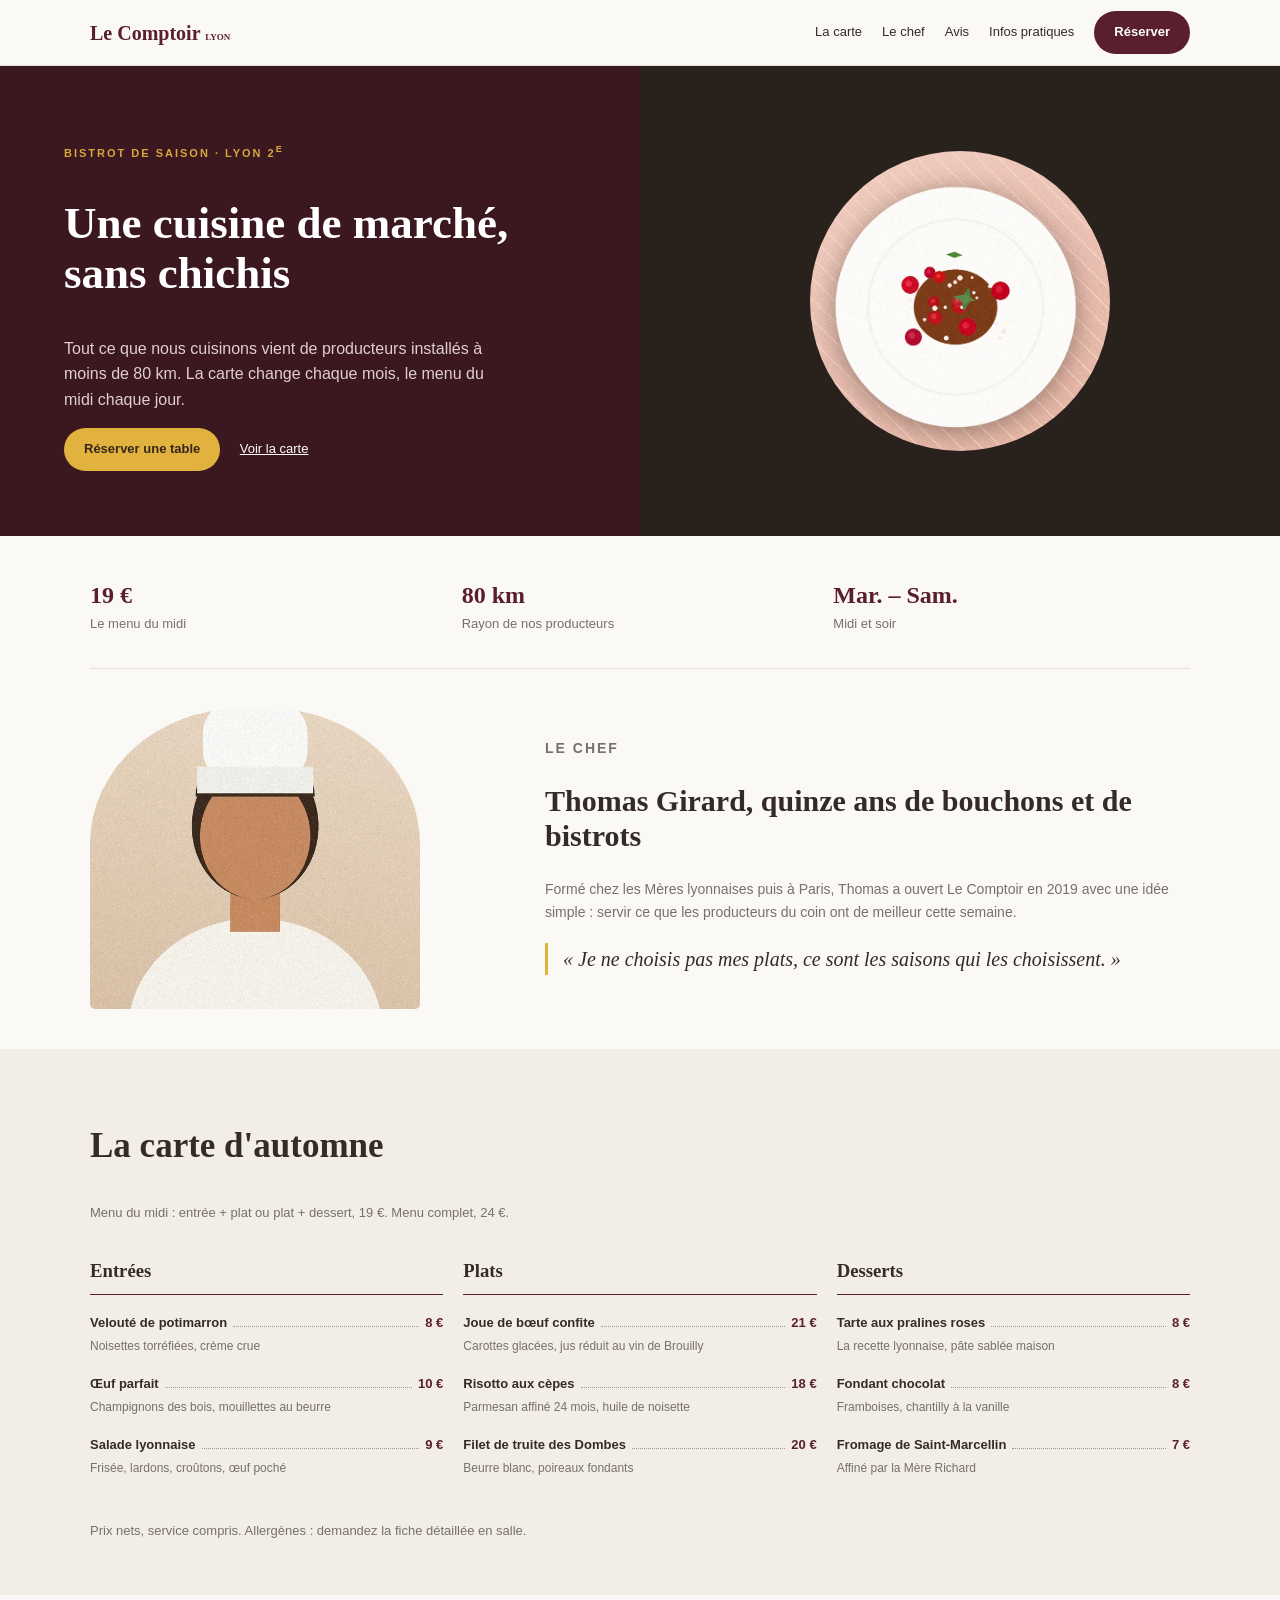
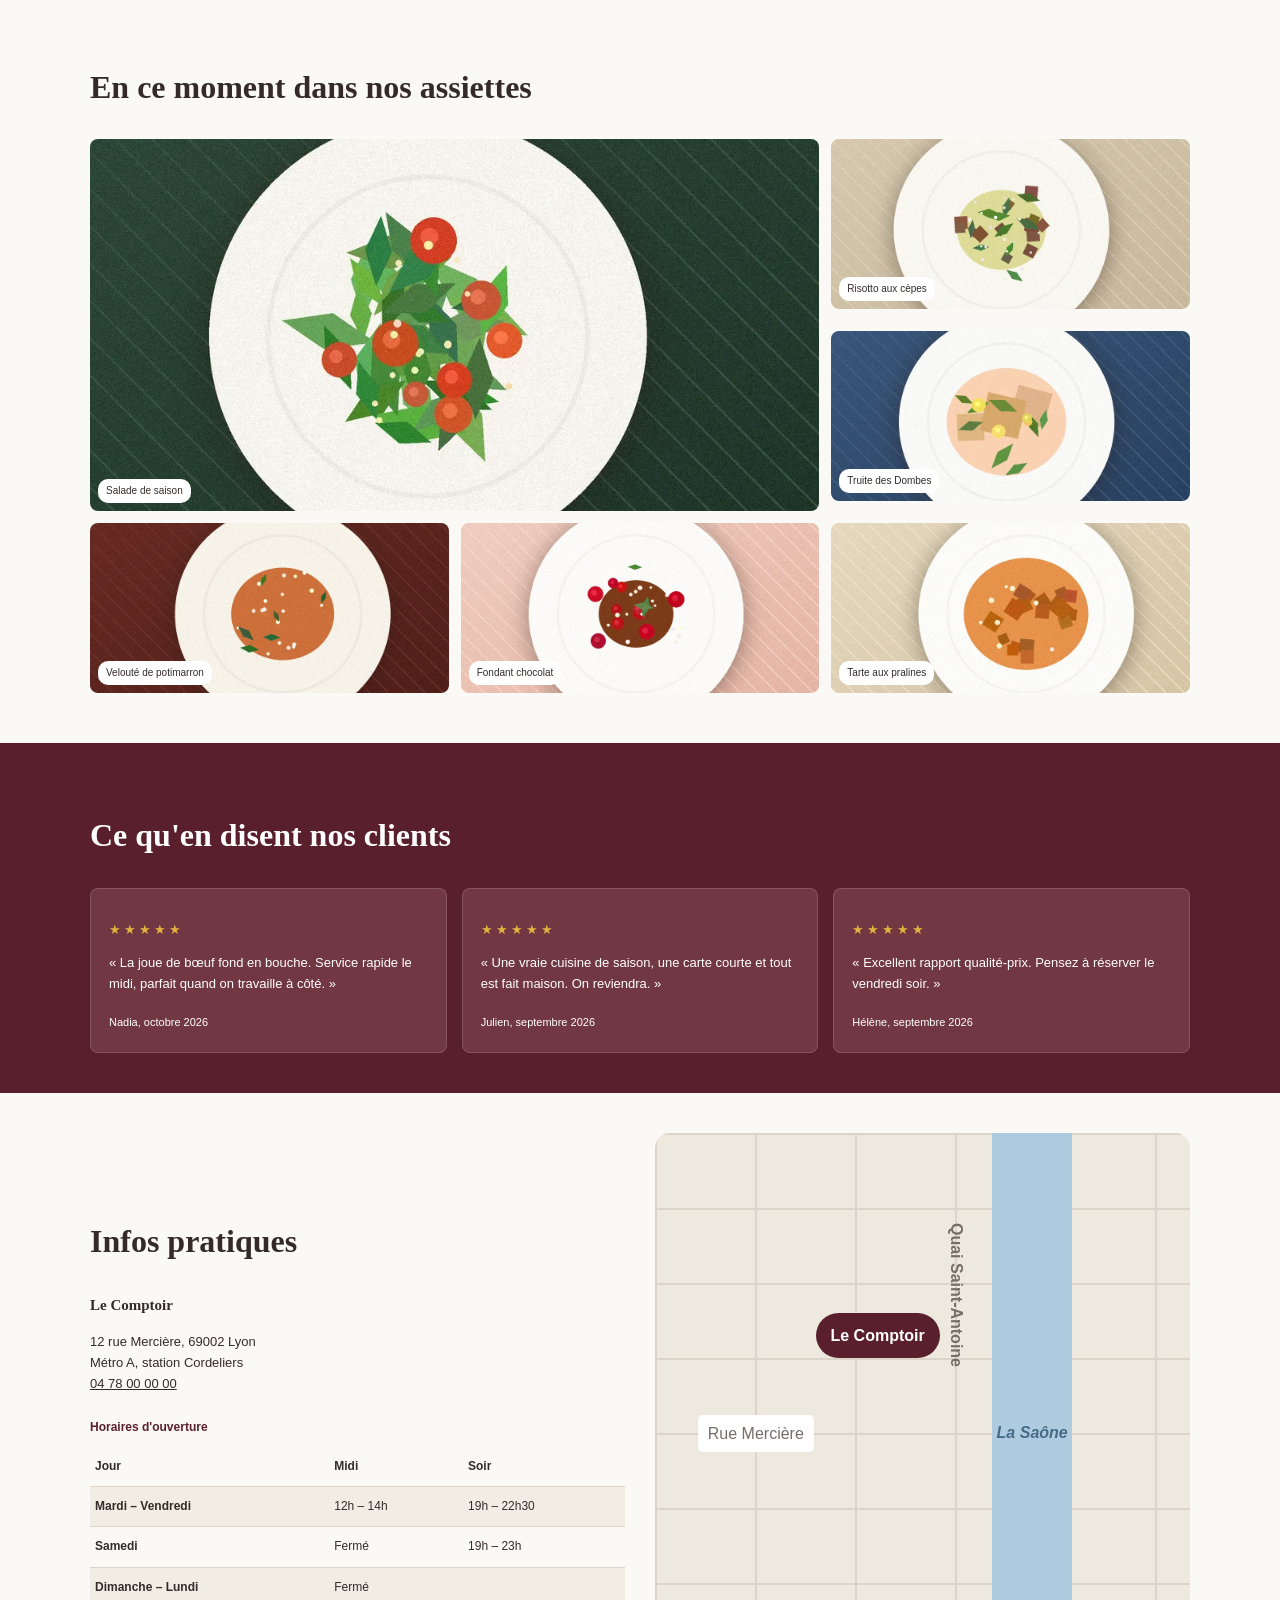
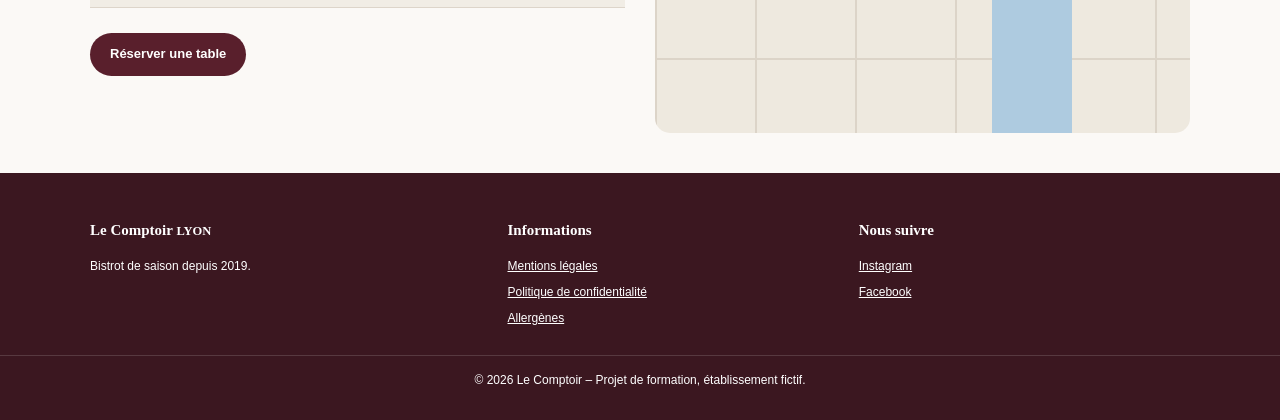
<file: index.html>
<!DOCTYPE html>
<html lang="fr">
<head>
    <meta charset="UTF-8">
    <meta name="viewport" content="width=device-width, initial-scale=1.0">

    <meta name="description" content="Le Comptoir, restaurant de cuisine de saison à Lyon.">

    <title>Le Comptoir - Restaurant à Lyon</title>

    <link rel="stylesheet" href="style.css">



</head>

<body>


<header class="header">

    <div class="header-contenu">

        <a href="index.html" class="logo">
            Le Comptoir <small>LYON</small>
        </a>

        
        <details class="menu-mobile">
            <summary>Menu ☰</summary>

            <nav>
                <a href="#carte">La carte</a>
                <a href="#chef">Le chef</a>
                <a href="#avis">Avis</a>
                <a href="#infos">Infos pratiques</a>
                <a href="reservation.html">Réserver</a>
            </nav>
        </details>

        
        <nav class="menu-desktop">
            <a href="#carte">La carte</a>
            <a href="#chef">Le chef</a>
            <a href="#avis">Avis</a>
            <a href="#infos">Infos pratiques</a>
            <a href="reservation.html" class="bouton">Réserver</a>
        </nav>

    </div>

</header>


<main>

    
    <section class="hero">

        <div class="hero-texte">

            <p class="surtitre">BISTROT DE SAISON · LYON 2<sup>E</sup></p>

            <h1>Une cuisine de marché, sans chichis</h1>

            <p>
                Tout ce que nous cuisinons vient de producteurs
                installés à moins de 80 km. La carte change chaque
                mois, le menu du midi chaque jour.
            </p>

            <a href="reservation.html" class="bouton bouton-jaune">
                Réserver une table
            </a>

            <a href="#carte" class="lien-carte">Voir la carte</a>

        </div>

        <div class="hero-image">
            <img src="img/plat-dessert.webp"
                 alt="Assiette de cuisine de saison">
        </div>

    </section>


    
    <section class="conteneur chiffres">

        <div>
            <h2>19 €</h2>
            <p>Le menu du midi</p>
        </div>

        <div>
            <h2>80 km</h2>
            <p>Rayon de nos producteurs</p>
        </div>

        <div>
            <h2>Mar. – Sam.</h2>
            <p>Midi et soir</p>
        </div>

    </section>


    
    <section class="conteneur chef" id="chef">

        <img src="img/chef.webp" alt="Portrait du chef Thomas Girard">

        <div>

            <p class="surtitre">LE CHEF</p>

            <h2>
                Thomas Girard, quinze ans de bouchons et de bistrots
            </h2>

            <p>
                Formé chez les Mères lyonnaises puis à Paris,
                Thomas a ouvert Le Comptoir en 2019 avec une idée
                simple : servir ce que les producteurs du coin
                ont de meilleur cette semaine.
            </p>

            <blockquote>
                « Je ne choisis pas mes plats, ce sont les saisons
                qui les choisissent. »
            </blockquote>

        </div>

    </section>


    
    <section class="section-carte" id="carte">

        <div class="conteneur">

            <h2>La carte d'automne</h2>

            <p>
                Menu du midi : entrée + plat ou plat + dessert, 19 €.
                Menu complet, 24 €.
            </p>

            <div class="colonnes-carte">

                
                <div>

                    <h3>Entrées</h3>

                    <div class="plat">
                        <div class="plat-ligne">
                            <span>Velouté de potimarron</span>
                            <span class="pointilles"></span>
                            <strong>8 €</strong>
                        </div>
                        <p>Noisettes torréfiées, crème crue</p>
                    </div>

                    <div class="plat">
                        <div class="plat-ligne">
                            <span>Œuf parfait</span>
                            <span class="pointilles"></span>
                            <strong>10 €</strong>
                        </div>
                        <p>Champignons des bois, mouillettes au beurre</p>
                    </div>

                    <div class="plat">
                        <div class="plat-ligne">
                            <span>Salade lyonnaise</span>
                            <span class="pointilles"></span>
                            <strong>9 €</strong>
                        </div>
                        <p>Frisée, lardons, croûtons, œuf poché</p>
                    </div>

                </div>


                
                <div>

                    <h3>Plats</h3>

                    <div class="plat">
                        <div class="plat-ligne">
                            <span>Joue de bœuf confite</span>
                            <span class="pointilles"></span>
                            <strong>21 €</strong>
                        </div>
                        <p>Carottes glacées, jus réduit au vin de Brouilly</p>
                    </div>

                    <div class="plat">
                        <div class="plat-ligne">
                            <span>Risotto aux cèpes</span>
                            <span class="pointilles"></span>
                            <strong>18 €</strong>
                        </div>
                        <p>Parmesan affiné 24 mois, huile de noisette</p>
                    </div>

                    <div class="plat">
                        <div class="plat-ligne">
                            <span>Filet de truite des Dombes</span>
                            <span class="pointilles"></span>
                            <strong>20 €</strong>
                        </div>
                        <p>Beurre blanc, poireaux fondants</p>
                    </div>

                </div>


                
                <div>

                    <h3>Desserts</h3>

                    <div class="plat">
                        <div class="plat-ligne">
                            <span>Tarte aux pralines roses</span>
                            <span class="pointilles"></span>
                            <strong>8 €</strong>
                        </div>
                        <p>La recette lyonnaise, pâte sablée maison</p>
                    </div>

                    <div class="plat">
                        <div class="plat-ligne">
                            <span>Fondant chocolat</span>
                            <span class="pointilles"></span>
                            <strong>8 €</strong>
                        </div>
                        <p>Framboises, chantilly à la vanille</p>
                    </div>

                    <div class="plat">
                        <div class="plat-ligne">
                            <span>Fromage de Saint-Marcellin</span>
                            <span class="pointilles"></span>
                            <strong>7 €</strong>
                        </div>
                        <p>Affiné par la Mère Richard</p>
                    </div>

                </div>

            </div>

            <p class="note">
                Prix nets, service compris. Allergènes :
                demandez la fiche détaillée en salle.
            </p>

        </div>

    </section>


    
    <section class="conteneur galerie-section">

        <h2>En ce moment dans nos assiettes</h2>

        <div class="galerie">

            <figure class="grande-image">
                <img src="img/plat-salade.webp" alt="Salade de saison">
                <figcaption>Salade de saison</figcaption>
            </figure>

            <figure class="normal-image">
                <img src="img/plat-risotto.webp" alt="Risotto aux cèpes">
                <figcaption>Risotto aux cèpes</figcaption>
            </figure>

            <figure class="normal-image">
                <img src="img/plat-poisson.webp" alt="Truite des Dombes">
                <figcaption>Truite des Dombes</figcaption>
            </figure>

            <figure class="normal-image">
                <img src="img/plat-soupe.webp" alt="Velouté de potimarron">
                <figcaption>Velouté de potimarron</figcaption>
            </figure>

            <figure class="normal-image" >
                <img src="img/plat-dessert.webp" alt="Fondant chocolat">
                <figcaption>Fondant chocolat</figcaption>
            </figure>

            <figure class="normal-image">
                <img src="img/plat-tarte.webp" alt="Tarte aux pralines">
                <figcaption>Tarte aux pralines</figcaption>
            </figure>

        </div>

    </section>


    
    <section class="section-avis" id="avis">

        <div class="conteneur">

            <h2>Ce qu'en disent nos clients</h2>

            <div class="avis">

                <article>
                    <p class="etoiles">★★★★★</p>
                    <p>
                        « La joue de bœuf fond en bouche.
                        Service rapide le midi, parfait quand on
                        travaille à côté. »
                    </p>
                    <small>Nadia, octobre 2026</small>
                </article>

                <article>
                    <p class="etoiles">★★★★★</p>
                    <p>
                        « Une vraie cuisine de saison,
                        une carte courte et tout est fait maison.
                        On reviendra. »
                    </p>
                    <small>Julien, septembre 2026</small>
                </article>

                <article>
                    <p class="etoiles">★★★★★</p>
                    <p>
                        « Excellent rapport qualité-prix.
                        Pensez à réserver le vendredi soir. »
                    </p>
                    <small>Hélène, septembre 2026</small>
                </article>

            </div>

        </div>

    </section>


    
    <section class="conteneur informations" id="infos">

        <div>

            <h2>Infos pratiques</h2>

            <h3>Le Comptoir</h3>

            <p>
                12 rue Mercière, 69002 Lyon<br>
                Métro A, station Cordeliers<br>
                <a href="tel:+33478000000">04 78 00 00 00</a>
            </p>

            <table>

                <caption>Horaires d'ouverture</caption>

                <thead>
                    <tr>
                        <th>Jour</th>
                        <th>Midi</th>
                        <th>Soir</th>
                    </tr>
                </thead>

                <tbody class="deuxiemeligne">

                    <tr>
                        <th>Mardi – Vendredi</th>
                        <td>12h – 14h</td>
                        <td>19h – 22h30</td>
                    </tr>

                    <tr>
                        <th>Samedi</th>
                        <td>Fermé</td>
                        <td>19h – 23h</td>
                    </tr>

                    <tr>
                        <th>Dimanche – Lundi</th>
                        <td colspan="2">Fermé</td>
                    </tr>

                </tbody>

            </table>

            <br>

            <a href="reservation.html" class="bouton">
                Réserver une table
            </a>

        </div>

        <div class="plan">
            <span class="restaurant">Le Comptoir</span>
            <span class="rue">Rue Mercière</span>

             <span class="quai">Quai Saint-Antoine</span>
             <div class="saone"><span >La Saône</span></div>
             
        </div>

    </section>

</main>



<footer class="footer">

    <div class="conteneur footer-contenu">

        <div>
            <h3>Le Comptoir <small>LYON</small></h3>
            <p>Bistrot de saison depuis 2019.</p>
        </div>

        <div>
            <h3>Informations</h3>
            <a href="mentions-legales.html">Mentions légales</a>
            <a href="confidentialite.html">Politique de confidentialité</a>
            <a href="#infos">Allergènes</a>
        </div>

        <div>
            <h3>Nous suivre</h3>
            <a href="https://www.instagram.com/" target="_blank"
               rel="noopener noreferrer" aria-label="Instagram, nouvel onglet">Instagram</a>
            <a href="https://www.facebook.com/" target="_blank"
               rel="noopener noreferrer" aria-label="Facebook, nouvel onglet">Facebook</a>
        </div>

    </div>

    <p class="copyright">
        © 2026 Le Comptoir – Projet de formation, établissement fictif.
    </p>

</footer>

</body>
</html>
</file>
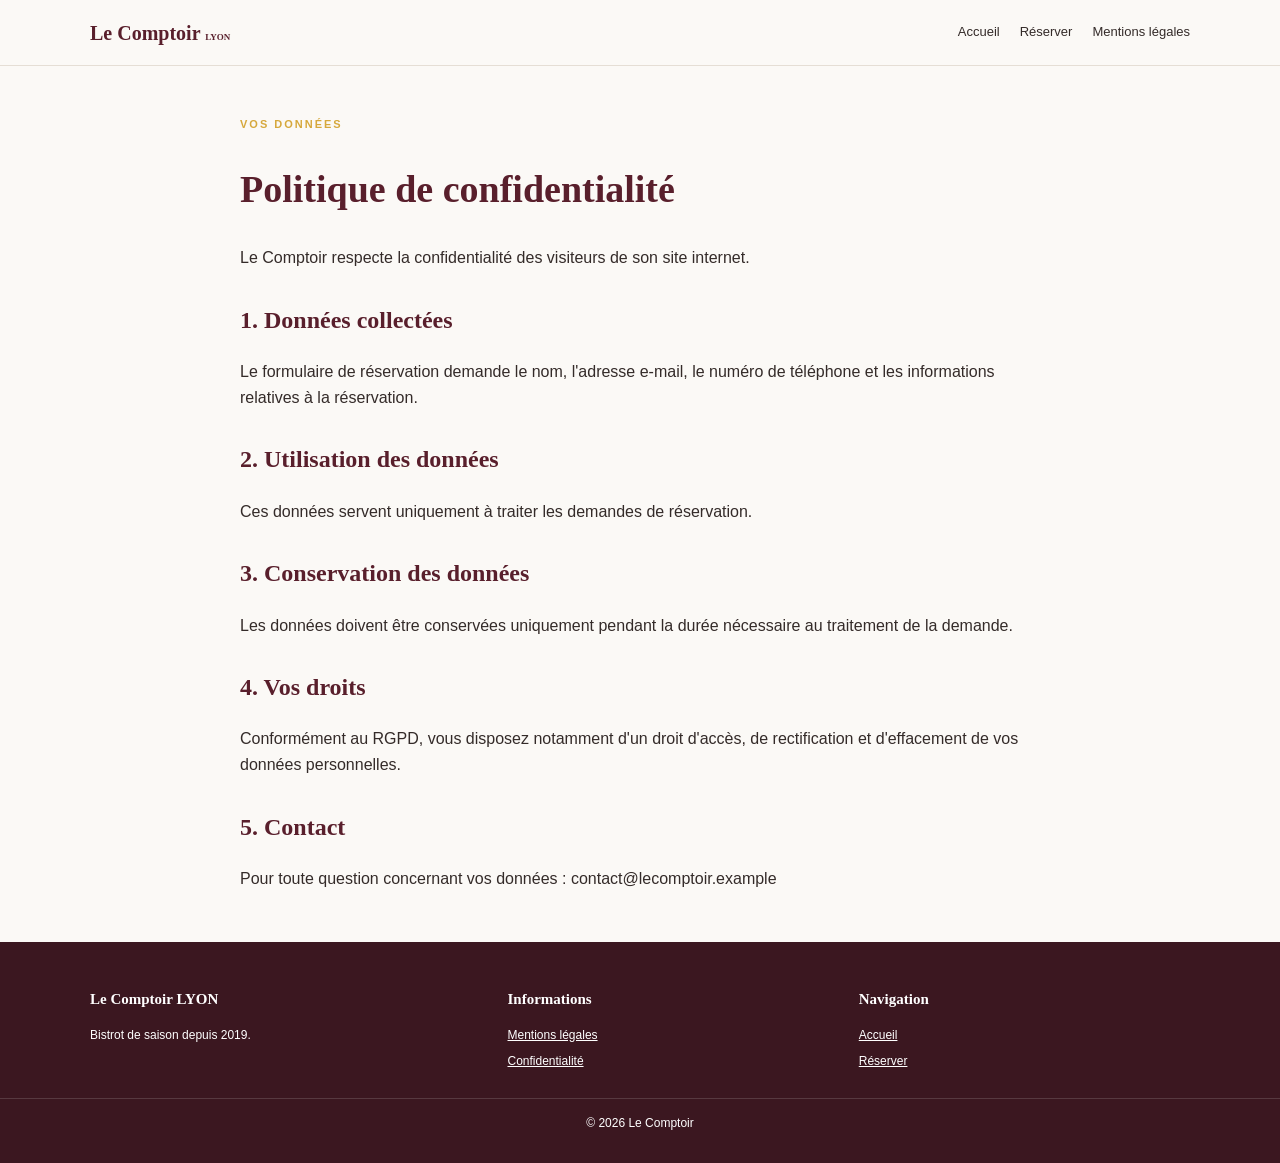
<file: confidentialite.html>
<!DOCTYPE html>
<html lang="fr">
<head>
    <meta charset="UTF-8">
    <meta name="viewport" content="width=device-width, initial-scale=1.0">
    <meta name="description" content="Politique de confidentialité du restaurant Le Comptoir.">
    <title>Politique de confidentialité - Le Comptoir</title>
    <link rel="stylesheet" href="style.css">
</head>

<body>

<header class="header">
    <div class="header-contenu">
        <a href="index.html" class="logo">Le Comptoir <small>LYON</small></a>

        <details class="menu-mobile">
            <summary>Menu ☰</summary>
            <nav>
                <a href="index.html">Accueil</a>
                <a href="reservation.html">Réserver</a>
            </nav>
        </details>

        <nav class="menu-desktop">
            <a href="index.html">Accueil</a>
            <a href="reservation.html">Réserver</a>
            <a href="mentions-legales.html">Mentions légales</a>
        </nav>
    </div>
</header>

<main class="page">

    <p class="surtitre">VOS DONNÉES</p>

    <h1>Politique de confidentialité</h1>

    <p>
        Le Comptoir respecte la confidentialité des visiteurs
        de son site internet.
    </p>

    <h2>1. Données collectées</h2>
    <p>
        Le formulaire de réservation demande le nom,
        l'adresse e-mail, le numéro de téléphone et
        les informations relatives à la réservation.
    </p>

    <h2>2. Utilisation des données</h2>
    <p>
        Ces données servent uniquement à traiter
        les demandes de réservation.
    </p>

    <h2>3. Conservation des données</h2>
    <p>
        Les données doivent être conservées uniquement
        pendant la durée nécessaire au traitement de la demande.
    </p>

    <h2>4. Vos droits</h2>
    <p>
        Conformément au RGPD, vous disposez notamment
        d'un droit d'accès, de rectification et d'effacement
        de vos données personnelles.
    </p>

    <h2>5. Contact</h2>
    <p>
        Pour toute question concernant vos données :
        contact@lecomptoir.example
    </p>

</main>

<footer class="footer">
    <div class="conteneur footer-contenu">
        <div>
            <h3>Le Comptoir LYON</h3>
            <p>Bistrot de saison depuis 2019.</p>
        </div>

        <div>
            <h3>Informations</h3>
            <a href="mentions-legales.html">Mentions légales</a>
            <a href="confidentialite.html">Confidentialité</a>
        </div>

        <div>
            <h3>Navigation</h3>
            <a href="index.html">Accueil</a>
            <a href="reservation.html">Réserver</a>
        </div>
    </div>

    <p class="copyright">© 2026 Le Comptoir</p>
</footer>

</body>
</html>
</file>
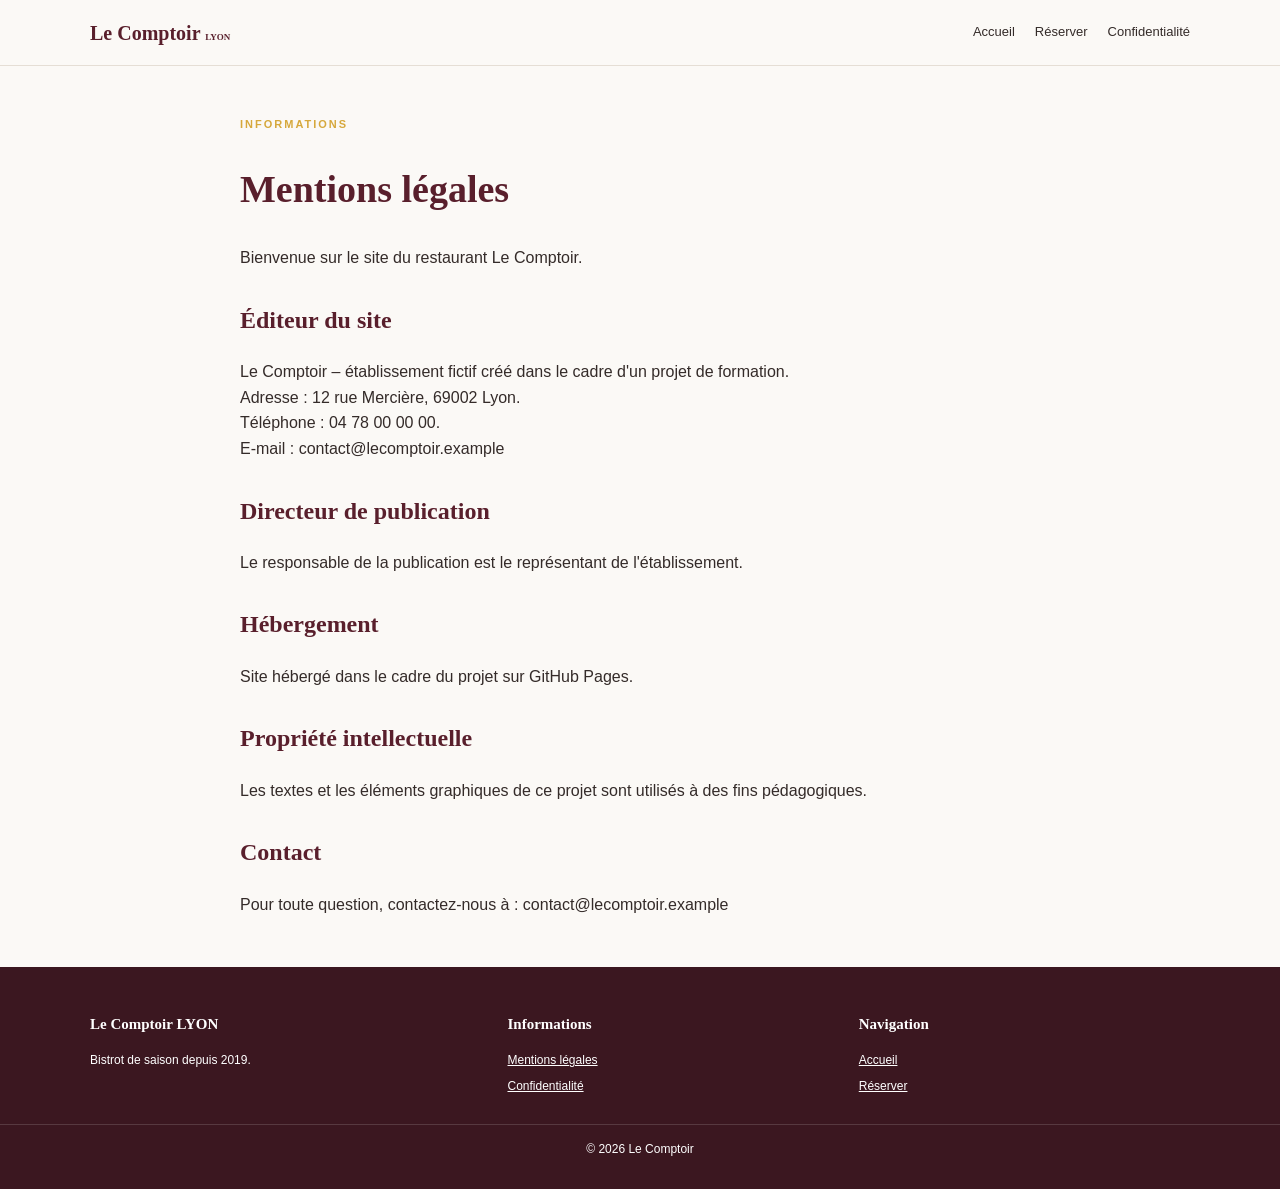
<file: mentions-legales.html>
<!DOCTYPE html>
<html lang="fr">
<head>
    <meta charset="UTF-8">
    <meta name="viewport" content="width=device-width, initial-scale=1.0">
    <meta name="description" content="Mentions légales du restaurant Le Comptoir.">
    <title>Mentions légales - Le Comptoir</title>
    <link rel="stylesheet" href="style.css">
</head>

<body>

<header class="header">
    <div class="header-contenu">
        <a href="index.html" class="logo">Le Comptoir <small>LYON</small></a>

        <details class="menu-mobile">
            <summary>Menu ☰</summary>
            <nav>
                <a href="index.html">Accueil</a>
                <a href="reservation.html">Réserver</a>
            </nav>
        </details>

        <nav class="menu-desktop">
            <a href="index.html">Accueil</a>
            <a href="reservation.html">Réserver</a>
            <a href="confidentialite.html">Confidentialité</a>
        </nav>
    </div>
</header>

<main class="page">

    <p class="surtitre">INFORMATIONS</p>

    <h1>Mentions légales</h1>

    <p>Bienvenue sur le site du restaurant Le Comptoir.</p>

    <h2>Éditeur du site</h2>
    <p>
        Le Comptoir – établissement fictif créé dans le cadre
        d'un projet de formation.<br>
        Adresse : 12 rue Mercière, 69002 Lyon.<br>
        Téléphone : 04 78 00 00 00.<br>
        E-mail : contact@lecomptoir.example
    </p>

    <h2>Directeur de publication</h2>
    <p>Le responsable de la publication est le représentant de l'établissement.</p>

    <h2>Hébergement</h2>
    <p>Site hébergé dans le cadre du projet sur GitHub Pages.</p>

    <h2>Propriété intellectuelle</h2>
    <p>
        Les textes et les éléments graphiques de ce projet
        sont utilisés à des fins pédagogiques.
    </p>

    <h2>Contact</h2>
    <p>
        Pour toute question, contactez-nous à :
        contact@lecomptoir.example
    </p>

</main>

<footer class="footer">
    <div class="conteneur footer-contenu">
        <div>
            <h3>Le Comptoir LYON</h3>
            <p>Bistrot de saison depuis 2019.</p>
        </div>

        <div>
            <h3>Informations</h3>
            <a href="mentions-legales.html">Mentions légales</a>
            <a href="confidentialite.html">Confidentialité</a>
        </div>

        <div>
            <h3>Navigation</h3>
            <a href="index.html">Accueil</a>
            <a href="reservation.html">Réserver</a>
        </div>
    </div>

    <p class="copyright">© 2026 Le Comptoir</p>
</footer>

</body>
</html>
</file>
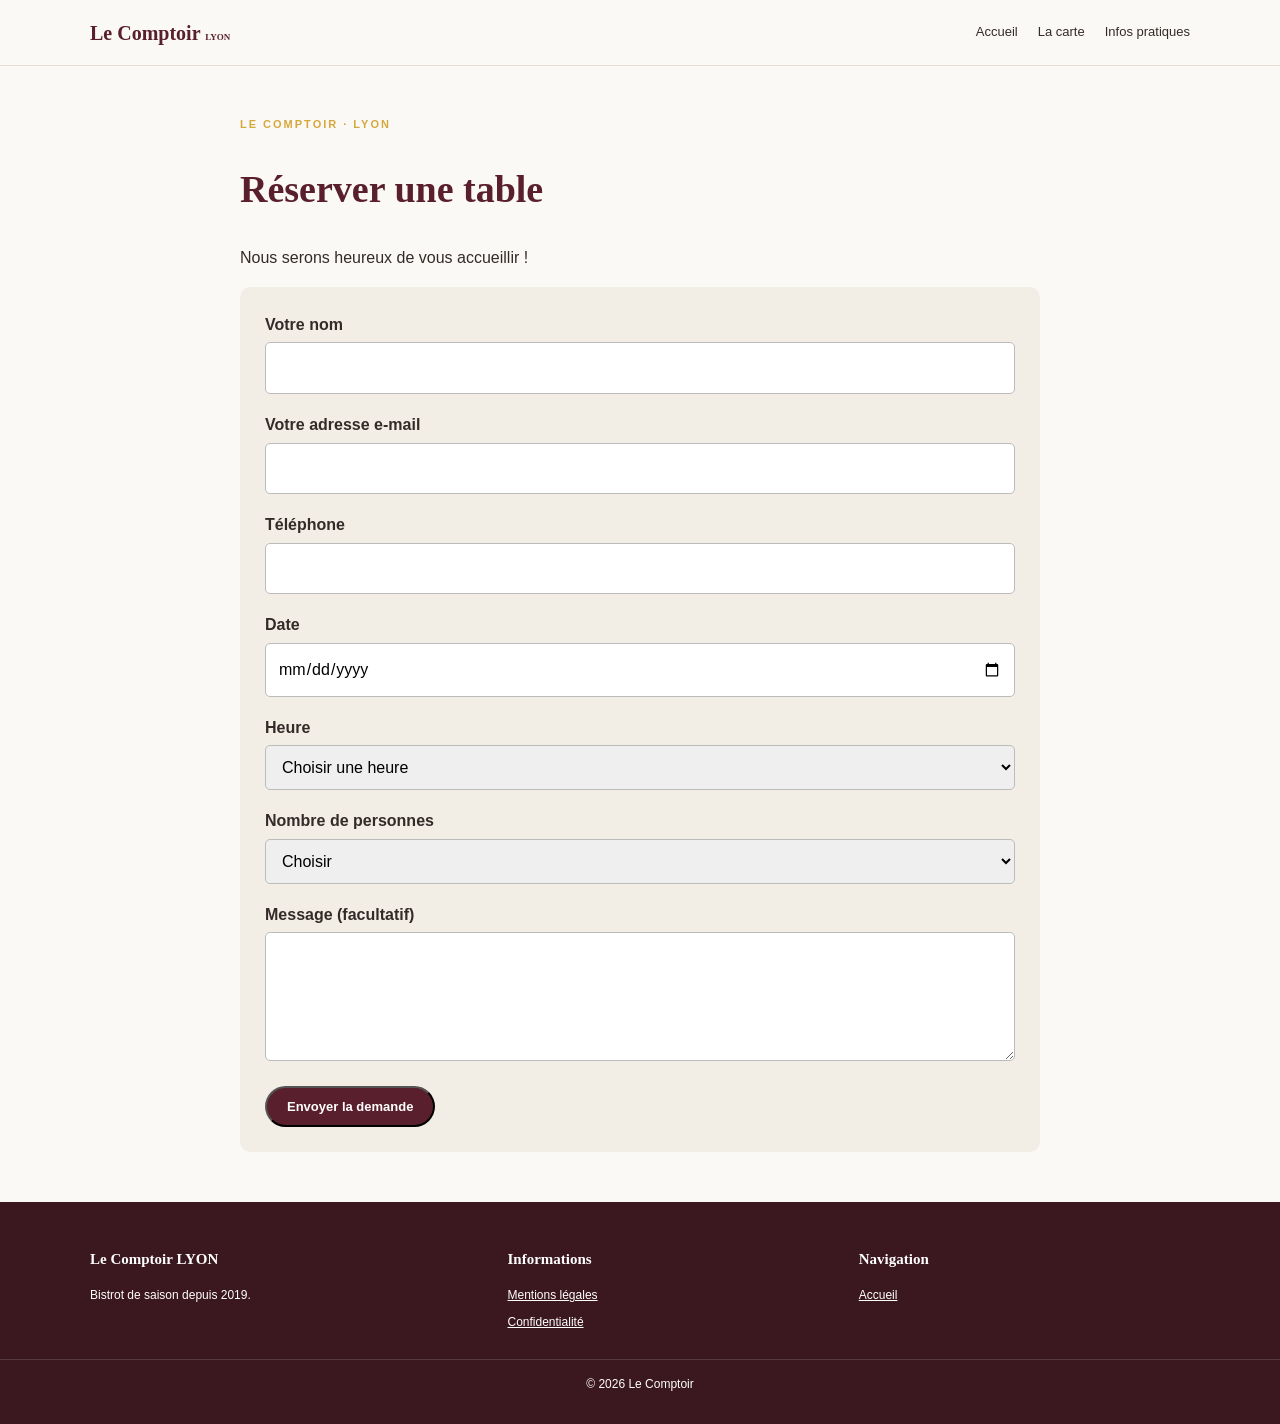
<file: reservation.html>
<!DOCTYPE html>
<html lang="fr">
<head>
    <meta charset="UTF-8">
    <meta name="viewport" content="width=device-width, initial-scale=1.0">
    <meta name="description" content="Réservez votre table au Comptoir à Lyon.">
    <title>Réservation - Le Comptoir</title>
    <link rel="stylesheet" href="style.css">
</head>

<body>

<header class="header">
    <div class="header-contenu">

        <a href="index.html" class="logo">Le Comptoir <small>LYON</small></a>

        <details class="menu-mobile">
            <summary>Menu ☰</summary>
            <nav>
                <a href="index.html">Accueil</a>
                <a href="index.html#carte">La carte</a>
            </nav>
        </details>

        <nav class="menu-desktop">
            <a href="index.html">Accueil</a>
            <a href="index.html#carte">La carte</a>
            <a href="index.html#infos">Infos pratiques</a>
        </nav>

    </div>
</header>

<main class="page">

    <p class="surtitre">LE COMPTOIR · LYON</p>

    <h1>Réserver une table</h1>

    <p>Nous serons heureux de vous accueillir !</p>

    <form class="formulaire" action="#" method="post">

        <div class="champ">
            <label for="nom">Votre nom</label>
            <input type="text" id="nom" name="nom" required>
        </div>

        <div class="champ">
            <label for="email">Votre adresse e-mail</label>
            <input type="email" id="email" name="email" required>
        </div>

        <div class="champ">
            <label for="telephone">Téléphone</label>
            <input type="tel" id="telephone" name="telephone" required>
        </div>

        <div class="champ">
            <label for="date">Date</label>
            <input type="date" id="date" name="date" required>
        </div>

        <div class="champ">
            <label for="heure">Heure</label>
            <select id="heure" name="heure" required>
                <option value="">Choisir une heure</option>
                <option>12:00</option>
                <option>12:30</option>
                <option>13:00</option>
                <option>19:00</option>
                <option>19:30</option>
                <option>20:00</option>
                <option>20:30</option>
            </select>
        </div>

        <div class="champ">
            <label for="personnes">Nombre de personnes</label>
            <select id="personnes" name="personnes" required>
                <option value="">Choisir</option>
                <option>1 personne</option>
                <option>2 personnes</option>
                <option>3 personnes</option>
                <option>4 personnes</option>
                <option>5 personnes</option>
                <option>6 personnes</option>
            </select>
        </div>

        <div class="champ">
            <label for="message">Message (facultatif)</label>
            <textarea id="message" name="message" rows="4"></textarea>
        </div>

        <button type="submit" class="bouton">
            Envoyer la demande
        </button>

        
    </form>

</main>

<footer class="footer">
    <div class="conteneur footer-contenu">
        <div>
            <h3>Le Comptoir LYON</h3>
            <p>Bistrot de saison depuis 2019.</p>
        </div>

        <div>
            <h3>Informations</h3>
            <a href="mentions-legales.html">Mentions légales</a>
            <a href="confidentialite.html">Confidentialité</a>
        </div>

        <div>
            <h3>Navigation</h3>
            <a href="index.html">Accueil</a>
        </div>
    </div>

    <p class="copyright">© 2026 Le Comptoir</p>
</footer>

</body>
</html>
</file>
<file: style.css>
* {
    box-sizing: border-box;
}

body {
    margin: 0;
    font-family: Arial, sans-serif;
    color: #342b29;
    background-color: #fbf9f6;
    line-height: 1.6;
}

img {
    width: 100%;
    display: block;
}

a {
    color: inherit;
}

h1, h2, h3 {
    font-family: Georgia, serif;
}

.conteneur {
    width: 88%;
    max-width: 1100px;
    margin: auto;
}




.header {
    position: sticky;
    top: 0;
    z-index: 100;
    background-color: #fbf9f6;
    border-bottom: 1px solid #e5ded5;
}

.header-contenu {
    width: 88%;
    max-width: 1100px;
    margin: auto;
    min-height: 65px;

    display: flex;
    justify-content: space-between;
    align-items: center;
}

.logo {
    color: #591f2c;
    font-family: Georgia, serif;
    font-size: 20px;
    font-weight: bold;
    text-decoration: none;
}

.logo small {
    font-size: 9px;
}



.menu-desktop {
    display: none;
}

.menu-desktop a {
    text-decoration: none;
    margin-left: 20px;
    font-size: 13px;
}

.menu-desktop a:hover {
    color: #591f2c;
}



.menu-mobile summary {
    cursor: pointer;
    color: #591f2c;
    font-weight: bold;
}

.menu-mobile nav {
    position: absolute;
    top: 65px;
    left: 0;
    width: 100%;
    background-color: #fbf9f6;
    padding: 15px;
}

.menu-mobile nav a {
    display: block;
    padding: 10px;
    text-decoration: none;
}




.bouton {
    display: inline-block;
    background-color: #591f2c;
    color: white;
    padding: 11px 20px;
    border-radius: 25px;
    text-decoration: none;
    font-size: 13px;
    font-weight: bold;
}

.bouton:hover {
    background-color: #3b1720;
}

.bouton-jaune {
    background-color: #e2b23e;
    color: #38251c;
}

.bouton-jaune:hover {
    background-color: #c99725;
}



.hero {
    display: grid;
    background-color: #3b1720;
    color: white;
}

.hero-texte {
    padding: 45px 6%;
}

.surtitre {
    color: #d6a83c;
    font-size: 11px;
    font-weight: bold;
    letter-spacing: 2px;
}

.hero h1 {
    font-size: 45px;
    line-height: 1.1;
    max-width: 500px;
}

.hero-texte p:not(.surtitre) {
    color: #e0cfd0;
    max-width: 450px;
}

.lien-carte {
    color: white;
    margin-left: 15px;
    font-size: 13px;
}

.hero-image {
    background-color: #29211c;
    padding: 30px;
    display: flex;
    justify-content: center;
    align-items: center;
}

.hero-image img {
    width: 85%;
    max-width: 300px;
    aspect-ratio: 1;
    object-fit: cover;
    border-radius: 50%;
    background-color: #f7f3e9;
}




.chiffres {
    display: grid;
    grid-template-columns: 1fr;
    gap: 15px;
    padding: 20px 0;
    border-bottom: 1px solid #e5ded5;
}

.chiffres h2 {
    color: #591f2c;
    margin-bottom: 0;
}

.chiffres p {
    color: #77706b;
    font-size: 13px;
    margin-top: 0;
}




.chef {
    display: grid;
    gap: 25px;
    padding-top: 40px;
    padding-bottom: 40px;
}

.chef img {
    max-width: 330px;
    height: 300px;
    object-fit: cover;
    border-radius: 45% 45% 5px 5px;
    background-color: #e5d7bd;
}

.chef h2 {
    font-size: 30px;
    line-height: 1.15;
}

.chef p {
    color: #77706b;
    font-size: 14px;
}

.chef blockquote {
    border-left: 3px solid #e2b23e;
    padding-left: 15px;
    font-family: Georgia, serif;
    font-style: italic;
    font-size: 20px;
    margin-left: 0px;
}




.section-carte {
    background-color: #f2eee5;
    padding: 40px 0;
}

.section-carte h2 {
    font-size: 35px;
}

.section-carte > .conteneur > p {
    color: #77706b;
    font-size: 13px;
}

.colonnes-carte {
    display: grid;
    grid-template-columns: 1fr;
    gap: 25px;
}

.colonnes-carte h3 {
    border-bottom: 1px solid #591f2c;
    padding-bottom: 8px;
}

.plat {
    margin-bottom: 18px;
}

.plat-ligne {
    display: flex;
    align-items: baseline;
    gap: 6px;
    font-size: 13px;
    font-weight: bold;
}

.pointilles {
    flex: 1;
    border-bottom: 1px dotted #999;
}

.plat-ligne strong {
    color: #591f2c;
    white-space: nowrap;
}

.plat p {
    margin-top: 3px;
    font-size: 12px;
    color: #77706b;
}

.note {
    margin-top: 25px;
    font-size: 11px;
}




.galerie-section {
    padding-top: 40px;
    padding-bottom: 40px;
}

.galerie-section h2 {
    font-size: 32px;
}

.galerie {
    display: grid;
    grid-template-columns: 1fr 1fr;
    gap: 10px;
}

.galerie figure {
    position: relative;
    margin: 0;
    height: 170px;
    overflow: hidden;
    border-radius: 8px;
}

.galerie figure img {
    width: 100%;
    height: 100%;
    object-fit: cover;
}

.galerie figcaption {
    position: absolute;
    bottom: 8px;
    left: 8px;
    background-color: white;
    padding: 4px 8px;
    border-radius: 10px;
    font-size: 10px;
}






.section-avis {
    background-color: #591f2c;
    color: white;
    padding: 40px 0;
}

.section-avis h2 {
    font-size: 32px;
}

.avis {
    display: grid;
    grid-template-columns: 1fr;
    gap: 15px;
}

.avis article {
    background-color: #713743;
    padding: 18px;
    border: 1px solid #ffffff25;
    border-radius: 8px;
}

.avis article p {
    font-size: 13px;
}

.avis article small {
    font-size: 11px;
}

.etoiles {
    color: #e2b23e;
    letter-spacing: 3px;
}




.informations {
    display: grid;
    gap: 30px;
    padding-top: 40px;
    padding-bottom: 40px;
}

.informations h2 {
    font-size: 32px;
}

.informations h3 {
    font-size: 15px;
}

.informations p {
    font-size: 13px;
}

table {
    width: 100%;
    border-collapse: collapse;
    font-size: 12px;
}

caption {
    text-align: left;
    color: #591f2c;
    font-weight: bold;
    padding: 10px 0;
}

th, td {
    padding: 10px 5px;
    text-align: left;
    border-bottom: 1px solid #ddd5ca;
}



tbody tr:nth-child(odd) {
    background-color: #f1ede5;
}



.plan {
    min-height: 600px;
    position: relative;
    overflow: hidden;

    background-color: #eee9df;

    background-image:
        linear-gradient(#dcd4c8 2px, transparent 2px),
        linear-gradient(90deg, #dcd4c8 2px, transparent 2px);

    background-size: 100px 75px;
    border-radius: 15px;
}


.saone {
    position: absolute;
    top: 0;
    bottom: 0;
    left: 63%;
    width: 15%;
    background-color: #aecbe0;
    
    display: flex;
    justify-content: center;
    align-items: center;
}

.saone span {
    color: #456b87;
    font-weight: bold;
    font-style: italic;
     
}


.quai {
    position: absolute;
    top: 15%;
    left: 54%;
    writing-mode: vertical-rl;
    color: #776d69;
    font-weight: bold;
}


.rue {
    position: absolute;
    top: 47%;
    left: 8%;
    background-color: white;
    color: #776d69;
    padding: 6px 10px;
    border-radius: 5px;
}


.restaurant {
    position: absolute;
    top: 30%;
    left: 30%;
    background-color: #591f2c;
    color: white;
    padding: 10px 15px;
    border-radius: 25px;
    font-weight: bold;
}




.footer {
    background-color: #3b1720;
    color: white;
    padding: 30px 0;
}

.footer-contenu {
    display: grid;
    grid-template-columns: 1fr;
    gap: 20px;
}

.footer h3 {
    font-size: 15px;
}

.footer p,
.footer a {
    font-size: 12px;
}

.footer a {
    display: block;
    color: white;
    margin-bottom: 7px;
}

.copyright {
    border-top: 1px solid #ffffff25;
    text-align: center;
    padding-top: 15px;
    margin: 20px 0 0;
    font-size: 11px;
}




.page {
    width: 88%;
    max-width: 800px;
    margin: 50px auto;
    min-height: 55vh;
}

.page h1 {
    color: #591f2c;
    font-size: 38px;
}

.formulaire {
    background-color: #f2eee5;
    padding: 25px;
    border-radius: 10px;
}

.champ {
    margin-bottom: 18px;
}

.champ label {
    display: block;
    font-weight: bold;
    margin-bottom: 5px;
}

.champ input,
.champ select,
.champ textarea {
    width: 100%;
    padding: 12px;
    border: 1px solid #bbb;
    border-radius: 5px;
    font: inherit;
}

.champ input:focus,
.champ select:focus,
.champ textarea:focus {
    outline: 3px solid #e2b23e;
}

.page h2 {
    color: #591f2c;
    margin-top: 30px;
}




@media (min-width: 650px) {

    .menu-mobile {
        display: none;
    }

    .menu-desktop {
        display: flex;
        align-items: center;
    }

    .hero {
        grid-template-columns: 1fr 1fr;
    }

    .hero-texte {
        padding: 50px 10%;
    }

    .hero-image {
        min-height: 420px;
    }

    .chiffres {
        grid-template-columns: repeat(3, 1fr);
    }

    .chef {
        grid-template-columns: 1fr 1.5fr;
        align-items: center;
    }

    .colonnes-carte {
        grid-template-columns: repeat(3, 1fr);
        gap: 20px;
    }

    .galerie {
        
        grid-template-columns: repeat(3,1fr);
        
    }

    .grande-image {
        grid-column:span 2;
        grid-row: span 2;
        height: auto !important;
    }
    .normal-image{
        grid-column:span 1;
        grid-row: span 1;
    } 
    

    .avis {
        grid-template-columns: repeat(3, 1fr);
    }

    .informations {
        grid-template-columns: 1fr 1fr;
        align-items: center;
    }

    .footer-contenu {
        grid-template-columns: 1.2fr 1fr 1fr;
    }

}




@media (min-width: 1000px) {

    .hero {
        min-height: 470px;
    }

    .hero-texte {
        align-self: center;
    }

    .galerie {
        grid-auto-rows: 180px;
        gap: 12px;
    }

}
</file>
